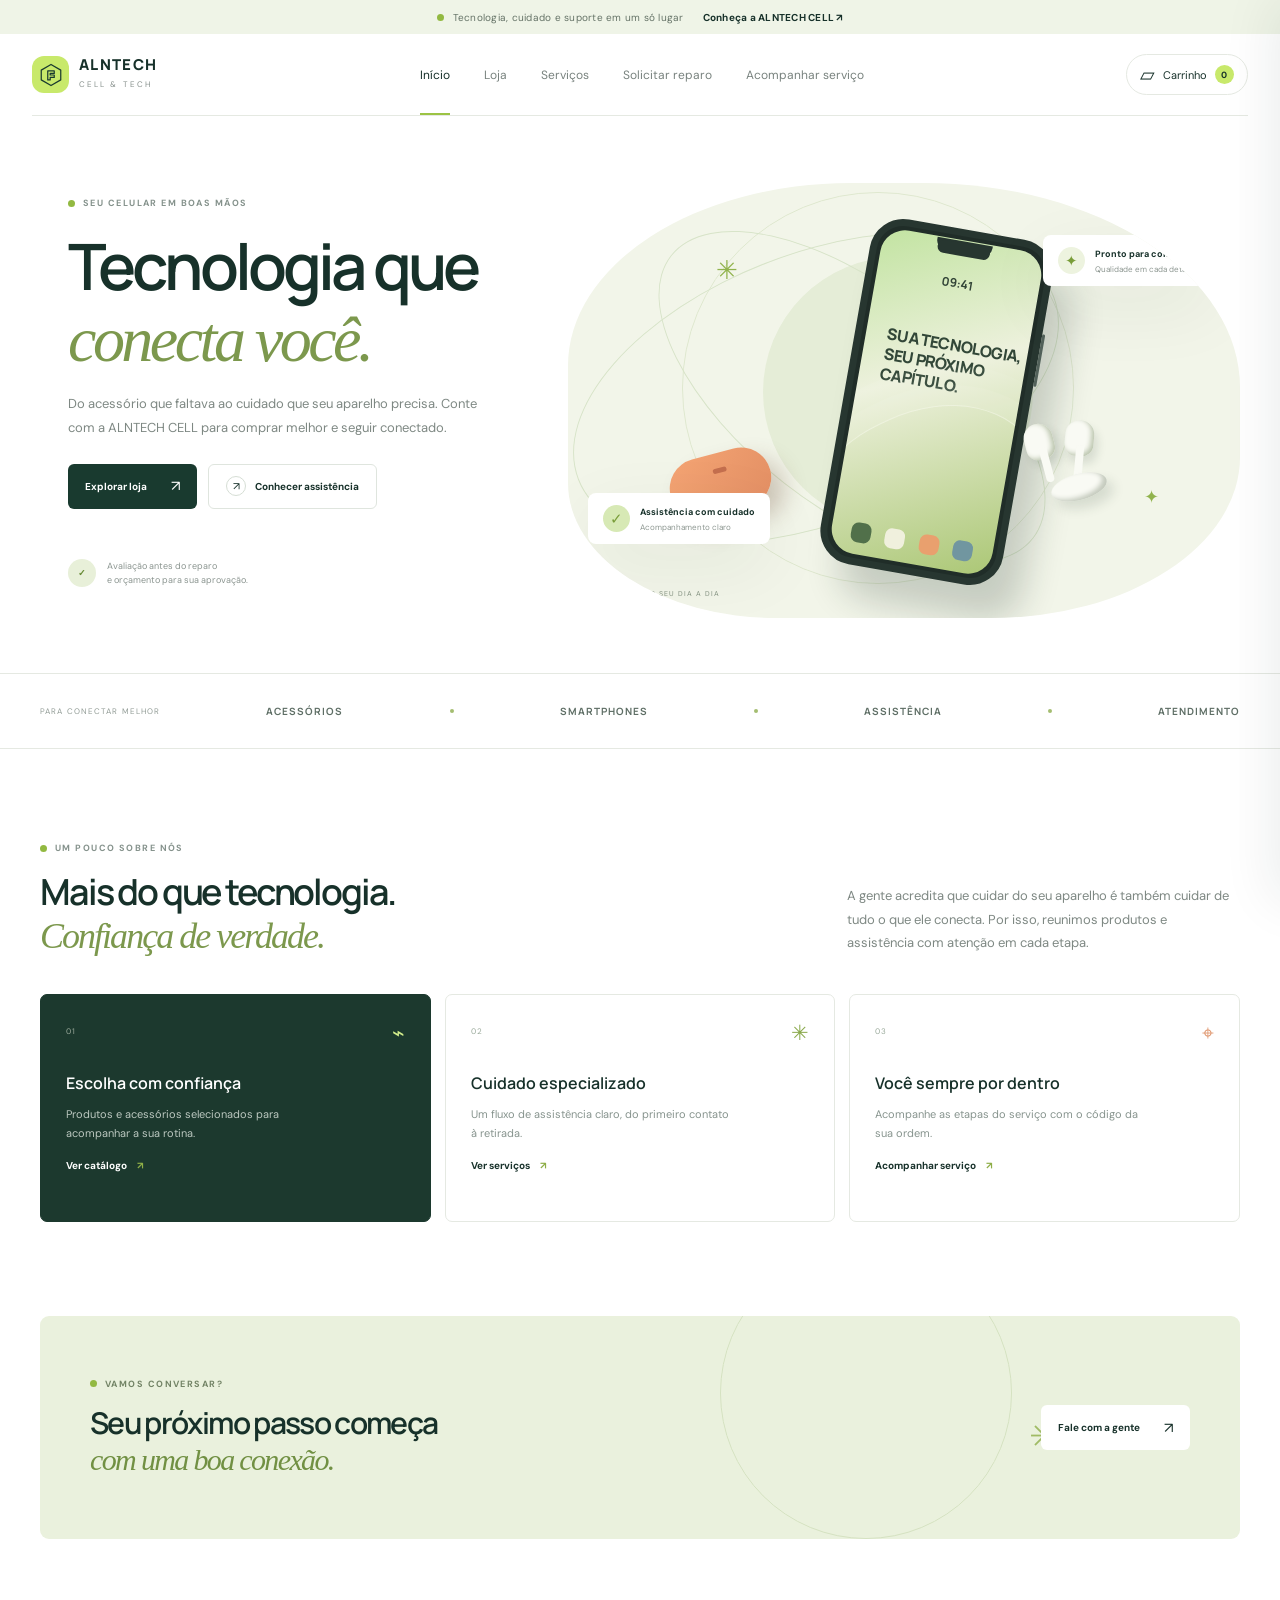
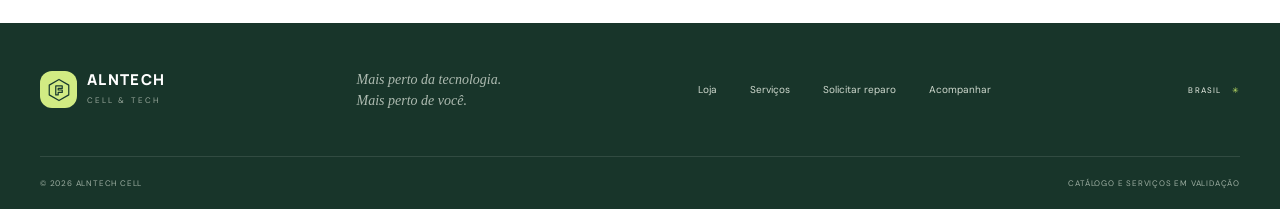
<file: index.html>
<!doctype html>
<html lang="pt-BR">
<head>
  <meta charset="utf-8">
  <meta name="viewport" content="width=device-width, initial-scale=1">
  <meta name="theme-color" content="#12251f">
  <meta property="og:type" content="website">
  <meta property="og:title" content="ALNTECH CELL — tecnologia e assistência">
  <meta property="og:description" content="Catálogo de tecnologia e informações sobre serviços de avaliação e reparo de smartphones.">
  <meta name="description" content="ALNTECH CELL: acessórios, aparelhos e assistência técnica para seu celular.">
  <title>ALNTECH CELL — tecnologia perto de você</title>
  <link rel="preconnect" href="https://fonts.googleapis.com">
  <link rel="preconnect" href="https://fonts.gstatic.com" crossorigin>
  <link rel="stylesheet" href="https://fonts.googleapis.com/css2?family=DM+Sans:wght@400;500;600;700&family=Manrope:wght@400;500;600;700;800&display=swap">
  <link rel="stylesheet" href="styles.css">
  <script src="app.js" defer></script>
</head>
<body>
  <a class="skip-link" href="#main-content">Pular para o conteúdo</a>
  <div class="announcement"><span class="announcement-dot"></span> Tecnologia, cuidado e suporte em um só lugar <span class="announcement-link">Conheça a ALNTECH CELL <span aria-hidden="true">↗</span></span></div>
  <header class="site-header">
    <a class="brand" href="#inicio" data-view-link="inicio" aria-label="ALNTECH CELL, início">
      <span class="brand-mark" aria-hidden="true"><svg viewBox="0 0 32 32"><path d="M16 3 28 10v12l-12 7L4 22V10L16 3Z"/><path d="M12 11h8v3h-5v2h5v3h-5v3h-3V11Z"/></svg></span>
      <span><strong>ALNTECH</strong><small>CELL & TECH</small></span>
    </a>
    <button class="menu-toggle" id="menu-toggle" aria-label="Abrir navegação" aria-expanded="false">☰</button>
    <nav class="main-nav" id="main-nav" aria-label="Navegação principal">
      <a href="#inicio" data-view-link="inicio" class="nav-link active">Início</a>
      <a href="#loja" data-view-link="loja" class="nav-link">Loja</a>
      <a href="#servicos" data-view-link="servicos" class="nav-link">Serviços</a>
      <a href="#assistencia" data-view-link="assistencia" class="nav-link">Solicitar reparo</a>
      <a href="#acompanhar" data-view-link="acompanhar" class="nav-link">Acompanhar serviço</a>
    </nav>
    <button class="cart-button" id="open-cart" aria-label="Abrir carrinho"><span class="cart-icon">▱</span><span>Carrinho</span><span class="cart-count" id="cart-count">0</span></button>
  </header>

  <main id="main-content">
    <section class="view active" id="view-inicio" aria-labelledby="hero-title">
      <div class="hero page-wrap">
        <div class="hero-copy">
          <div class="eyebrow"><span></span> SEU CELULAR EM BOAS MÃOS</div>
          <h1 id="hero-title">Tecnologia que<br><em>conecta você.</em></h1>
          <p>Do acessório que faltava ao cuidado que seu aparelho precisa. Conte com a ALNTECH CELL para comprar melhor e seguir conectado.</p>
          <div class="hero-actions"><button class="button button-dark" data-go="loja">Explorar loja <span>↗</span></button><button class="button button-outline" data-go="assistencia"><span class="play-icon">↗</span> Conhecer assistência</button></div>
          <div class="hero-proof"><span class="proof-check" aria-hidden="true">✓</span><span>Avaliação antes do reparo<br>e orçamento para sua aprovação.</span></div>
        </div>
        <div class="hero-art" aria-label="Ilustração de um smartphone com acessórios">
          <div class="hero-orbit orbit-one"></div><div class="hero-orbit orbit-two"></div>
          <div class="hero-note note-top"><span class="note-icon">✦</span><span><b>Pronto para conectar</b><small>Qualidade em cada detalhe</small></span></div>
          <div class="phone-scene"><div class="phone-shadow"></div><div class="phone"><div class="phone-side"></div><div class="phone-screen"><div class="screen-camera"></div><div class="screen-time">09:41</div><div class="screen-date">SUA TECNOLOGIA,<br>SEU PRÓXIMO CAPÍTULO.</div><div class="screen-wave"></div><div class="screen-apps"><i></i><i></i><i></i><i></i></div></div></div><div class="earbuds"><div></div><div></div><span></span></div><div class="case"></div><div class="sparkle sparkle-a">✳</div><div class="sparkle sparkle-b">✦</div></div>
          <div class="hero-note note-bottom"><span class="note-check">✓</span><span><b>Assistência com cuidado</b><small>Acompanhamento claro</small></span></div>
          <div class="art-caption">INOVAÇÃO NO SEU DIA A DIA <span>01 — 03</span></div>
        </div>
      </div>
      <div class="trust-strip"><div class="page-wrap trust-items"><span>PARA CONECTAR MELHOR</span><b>ACESSÓRIOS</b><i></i><b>SMARTPHONES</b><i></i><b>ASSISTÊNCIA</b><i></i><b>ATENDIMENTO</b></div></div>
      <section class="page-wrap intro-section"><div class="section-heading"><div><div class="eyebrow"><span></span> UM POUCO SOBRE NÓS</div><h2>Mais do que tecnologia.<br><em>Confiança de verdade.</em></h2></div><p>A gente acredita que cuidar do seu aparelho é também cuidar de tudo o que ele conecta. Por isso, reunimos produtos e assistência com atenção em cada etapa.</p></div><div class="feature-grid"><article class="feature-card feature-dark"><span class="feature-number">01</span><span class="feature-icon">⌁</span><h3>Escolha com confiança</h3><p>Produtos e acessórios selecionados para acompanhar a sua rotina.</p><button data-go="loja" class="text-link">Ver catálogo <span>↗</span></button></article><article class="feature-card"><span class="feature-number">02</span><span class="feature-icon icon-green">✳</span><h3>Cuidado especializado</h3><p>Um fluxo de assistência claro, do primeiro contato à retirada.</p><button data-go="servicos" class="text-link">Ver serviços <span>↗</span></button></article><article class="feature-card"><span class="feature-number">03</span><span class="feature-icon icon-orange">⌖</span><h3>Você sempre por dentro</h3><p>Acompanhe as etapas do serviço com o código da sua ordem.</p><button data-go="acompanhar" class="text-link">Acompanhar serviço <span>↗</span></button></article></div></section>
      <section class="closing-banner page-wrap"><div><div class="eyebrow eyebrow-light"><span></span> VAMOS CONVERSAR?</div><h2>Seu próximo passo começa<br><em>com uma boa conexão.</em></h2></div><button class="button button-light" data-go="assistencia">Fale com a gente <span>↗</span></button><div class="banner-spark">✳</div></section>
    </section>

    <section class="view page-wrap inner-view" id="view-loja" aria-labelledby="shop-title">
      <div class="page-kicker"><span>ALNTECH CELL</span><b>/</b> LOJA</div><div class="section-heading shop-heading"><div><div class="eyebrow"><span></span> ESCOLHIDOS PARA VOCÊ</div><h1 id="shop-title">Tecnologia para<br><em>acompanhar seu ritmo.</em></h1></div><p>Encontre o que combina com o seu dia a dia.<br>Produtos demonstrativos do catálogo inicial.</p></div>
      <div class="shop-toolbar"><div class="category-tabs" id="category-tabs" role="group" aria-label="Filtrar por categoria"><button class="category-tab active" data-category="Todos">Todos <span>06</span></button><button class="category-tab" data-category="Acessórios">Acessórios</button><button class="category-tab" data-category="Áudio">Áudio</button><button class="category-tab" data-category="Proteção">Proteção</button><button class="category-tab" data-category="Smartphones">Smartphones</button></div><label class="search-box"><span>⌕</span><input id="product-search" type="search" placeholder="Buscar produto" aria-label="Buscar produto"></label></div>
      <div class="product-grid" id="product-grid"></div>
      <div class="demo-note"><span>ⓘ</span> Catálogo demonstrativo: confirme preços, estoque e entrega com a ALNTECH CELL antes de comprar. O checkout real só será ativado após essa validação.</div>
    </section>

    <section class="view page-wrap inner-view" id="view-servicos" aria-labelledby="services-title">
      <div class="page-kicker"><span>ALNTECH CELL</span><b>/</b> SERVIÇOS</div>
      <div class="section-heading shop-heading"><div><div class="eyebrow"><span></span> DIAGNÓSTICO E REPARO</div><h1 id="services-title">Cuidado técnico<br><em>para continuar conectado.</em></h1></div><p>Descreva o aparelho e o problema. A equipe avalia disponibilidade, peças e orçamento antes de qualquer reparo.</p></div>
      <div class="service-catalog-grid">
        <article class="service-catalog-card service-catalog-featured"><span class="service-card-number">01 / AVALIAÇÃO</span><span class="service-card-icon">⌕</span><h2>Diagnóstico técnico</h2><p>Identificação inicial de falhas e orientação sobre os próximos passos do atendimento.</p><button class="text-link" data-go="assistencia">Solicitar avaliação <span>↗</span></button></article>
        <article class="service-catalog-card"><span class="service-card-number">02 / COMPONENTES</span><span class="service-card-icon">▱</span><h2>Tela e componentes</h2><p>Consulta de disponibilidade para troca de tela, conectores e outros componentes compatíveis.</p><button class="text-link" data-go="assistencia">Descrever problema <span>↗</span></button></article>
        <article class="service-catalog-card"><span class="service-card-number">03 / ENERGIA</span><span class="service-card-icon">ϟ</span><h2>Bateria e carregamento</h2><p>Avaliação de autonomia, porta de carga e acessórios relacionados à alimentação do aparelho.</p><button class="text-link" data-go="assistencia">Descrever problema <span>↗</span></button></article>
        <article class="service-catalog-card"><span class="service-card-number">04 / CONFIGURAÇÃO</span><span class="service-card-icon">⚙</span><h2>Configuração de software</h2><p>Ajuda com configuração e atualização oficial, conforme modelo e estado do dispositivo.</p><button class="text-link" data-go="assistencia">Solicitar orientação <span>↗</span></button></article>
      </div>
      <div class="demo-note"><span>ⓘ</span> Serviços, peças, prazos e valores dependem de avaliação e confirmação da ALNTECH CELL. Nenhum reparo é iniciado sem orçamento aprovado.</div>
      <section class="service-steps-panel"><div><div class="eyebrow"><span></span> UM FLUXO TRANSPARENTE</div><h2>Você aprova cada etapa.</h2></div><div class="service-steps"><div><b>01</b><span>Conte o que aconteceu</span></div><div><b>02</b><span>Receba a avaliação e o orçamento</span></div><div><b>03</b><span>Aprove antes do reparo</span></div></div><button class="button button-dark" data-go="assistencia">Iniciar solicitação <span>↗</span></button></section>
    </section>

    <section class="view page-wrap inner-view" id="view-assistencia" aria-labelledby="service-title">
      <div class="page-kicker"><span>ALNTECH CELL</span><b>/</b> ASSISTÊNCIA</div><div class="service-intro"><div><div class="eyebrow"><span></span> CUIDADO EM CADA ETAPA</div><h1 id="service-title">Vamos cuidar<br><em>do seu aparelho.</em></h1><p>Conte o que aconteceu. Vamos registrar sua solicitação para que você acompanhe o andamento por aqui.</p><div class="service-steps"><div><b>01</b><span>Conte o que aconteceu</span></div><div><b>02</b><span>Acompanhe a avaliação</span></div><div><b>03</b><span>Receba atualizações</span></div></div></div>
        <form class="service-form" id="service-form"><div class="form-top"><div><span class="form-label">SOLICITAÇÃO DE AVALIAÇÃO</span><h2>Conte o que seu aparelho precisa</h2></div><span class="form-spark">✳</span></div><label>Seu nome<input name="customer" required maxlength="70" placeholder="Como podemos chamar você?"></label><div class="form-row"><label>Telefone<input name="phone" required inputmode="tel" maxlength="22" placeholder="(00) 00000-0000"></label><label>Aparelho<input name="device" required maxlength="70" placeholder="Ex.: iPhone 13"></label></div><label>O que está acontecendo?<textarea name="issue" required maxlength="500" rows="4" placeholder="Descreva o problema com seu aparelho"></textarea></label><div class="form-foot"><span>Protótipo: os dados ficam apenas neste navegador e não são enviados à loja.</span><button class="button button-dark" type="submit">Criar solicitação <span>↗</span></button></div><div id="service-message" class="form-message" role="status" aria-live="polite"></div></form>
      </div>
      <div class="service-bottom"><div><div class="eyebrow"><span></span> ACOMPANHAMENTO SIMPLES</div><h2>Informação clara<br><em>do início ao fim.</em></h2></div><button class="button button-outline" data-go="acompanhar">Consultar uma ordem <span>↗</span></button></div>
    </section>

    <section class="view page-wrap inner-view" id="view-acompanhar" aria-labelledby="track-title">
      <div class="page-kicker"><span>ALNTECH CELL</span><b>/</b> ACOMPANHAMENTO</div><div class="tracking-layout"><div><div class="eyebrow"><span></span> ACOMPANHE NO SEU TEMPO</div><h1 id="track-title">Onde está<br><em>seu aparelho?</em></h1><p>Informe o código da ordem e o telefone usado na solicitação.</p><form id="track-form" class="track-form"><label>Código da ordem<input name="orderId" required placeholder="Ex.: AT-1042"></label><label>Telefone<input name="phone" required inputmode="tel" placeholder="(00) 00000-0000"></label><button class="button button-dark" type="submit">Consultar status <span>↗</span></button></form><div id="track-result" class="track-result" role="status" aria-live="polite"></div></div><aside class="track-side"><div class="track-side-mark">⌖</div><span>SEU ATENDIMENTO, COM MAIS CLAREZA</span><h2>Cada etapa<br>no seu radar.</h2><p>Use o código que aparece quando uma solicitação é criada neste protótipo.</p><div class="track-route"><i></i><span>Recebido</span><i></i><span>Avaliação</span><i></i><span>Pronto</span></div></aside></div>
      <section class="orders-section"><div class="section-heading"><div><div class="eyebrow"><span></span> HISTÓRICO DE DEMONSTRAÇÃO</div><h2>Solicitações recentes<br><em>neste dispositivo.</em></h2></div><span class="local-badge"><i></i> NÃO ENVIADAS À LOJA</span></div><div id="orders-list" class="orders-list"></div><p class="local-data-note">Este protótipo não cria ordens reais. Nome, telefone e detalhes informados ficam no armazenamento local do navegador usado e podem ser removidos ao limpar os dados do site.</p></section>
    </section>
  </main>

  <footer class="site-footer"><div class="page-wrap footer-top"><a class="brand brand-footer" href="#inicio" data-view-link="inicio"><span class="brand-mark"><svg viewBox="0 0 32 32"><path d="M16 3 28 10v12l-12 7L4 22V10L16 3Z"/><path d="M12 11h8v3h-5v2h5v3h-5v3h-3V11Z"/></svg></span><span><strong>ALNTECH</strong><small>CELL & TECH</small></span></a><p>Mais perto da tecnologia.<br>Mais perto de você.</p><div class="footer-nav"><button data-go="loja">Loja</button><button data-go="servicos">Serviços</button><button data-go="assistencia">Solicitar reparo</button><button data-go="acompanhar">Acompanhar</button></div><span class="footer-location">BRASIL <span>✳</span></span></div><div class="page-wrap footer-bottom"><span>© <span id="year"></span> ALNTECH CELL</span><span>CATÁLOGO E SERVIÇOS EM VALIDAÇÃO</span></div></footer>

  <div class="cart-backdrop" id="cart-backdrop"></div><aside class="cart-drawer" id="cart-drawer" aria-label="Carrinho de compras" aria-hidden="true"><div class="cart-head"><div><span class="form-label">SUA SELEÇÃO</span><h2>Carrinho</h2></div><button id="close-cart" class="icon-button" aria-label="Fechar carrinho">×</button></div><div id="cart-items" class="cart-items"></div><div class="cart-empty" id="cart-empty"><span>▱</span><h3>Seu carrinho está vazio</h3><p>Escolha algo especial para continuar conectado.</p><button class="text-link" data-go="loja">Explorar a loja ↗</button></div><div class="cart-footer" id="cart-footer"><div><span>Subtotal demonstrativo</span><b id="cart-total">R$ 0,00</b></div><button id="checkout-button" class="button button-dark">Finalizar pedido <span>↗</span></button><small>Pix e cartão pela InfinitePay após validação dos produtos, preços e condições.</small></div></aside>
  <div class="toast" id="toast" role="status" aria-live="polite"></div>
</body>
</html>
</file>
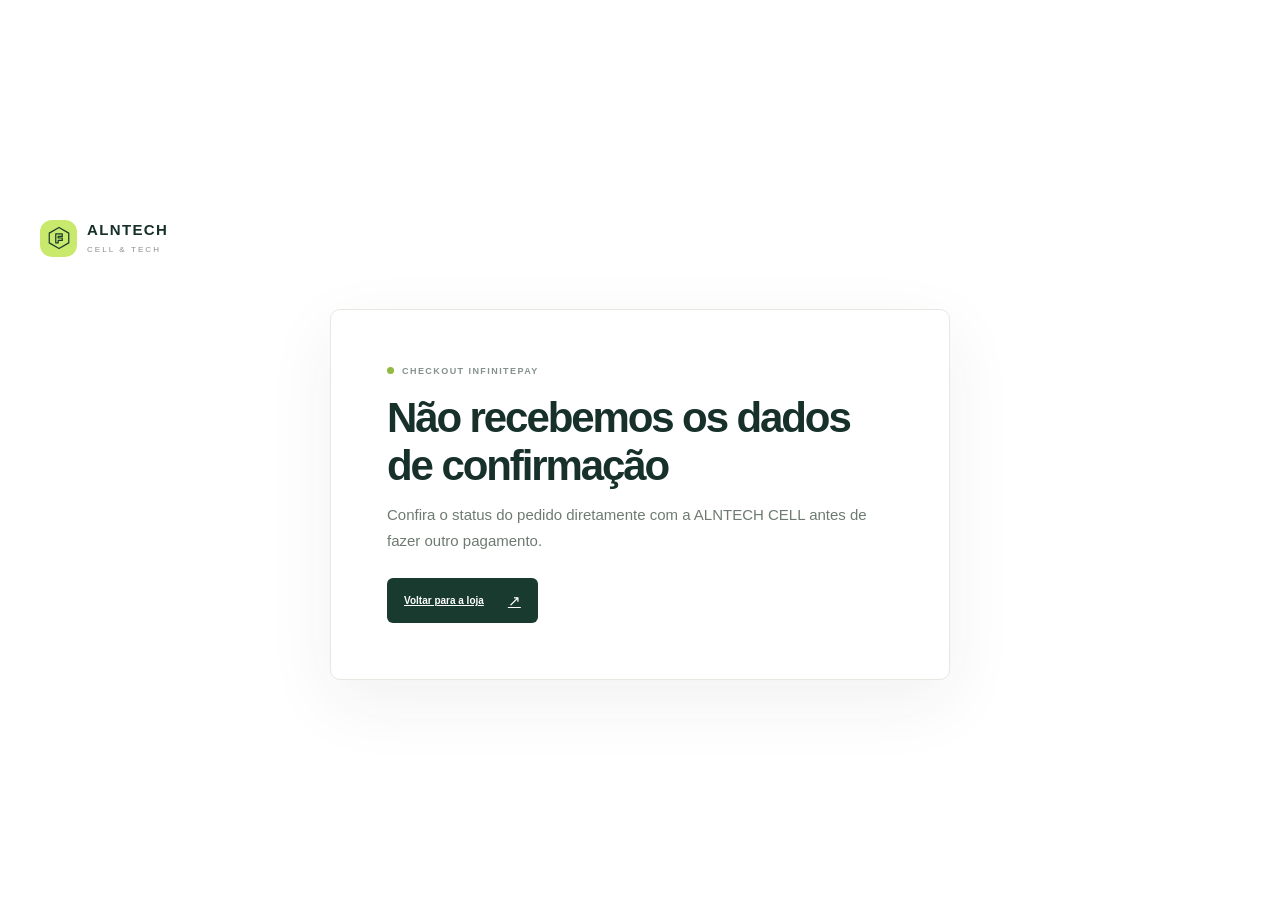
<file: pagamento.html>
<!doctype html>
<html lang="pt-BR">
<head>
  <meta charset="utf-8">
  <meta name="viewport" content="width=device-width, initial-scale=1">
  <meta name="theme-color" content="#12251f">
  <title>Confirmação de pagamento — ALNTECH CELL</title>
  <link rel="stylesheet" href="styles.css">
  <script src="pagamento.js" defer></script>
</head>
<body>
  <main class="page-wrap payment-return">
    <a class="brand" href="/" aria-label="ALNTECH CELL, início">
      <span class="brand-mark" aria-hidden="true"><svg viewBox="0 0 32 32"><path d="M16 3 28 10v12l-12 7L4 22V10L16 3Z"/><path d="M12 11h8v3h-5v2h5v3h-5v3h-3V11Z"/></svg></span>
      <span><strong>ALNTECH</strong><small>CELL & TECH</small></span>
    </a>
    <section class="payment-card" aria-live="polite">
      <div class="eyebrow"><span></span> CHECKOUT INFINITEPAY</div>
      <h1 id="payment-title">Conferindo pagamento…</h1>
      <p id="payment-message">Aguarde enquanto confirmamos o status diretamente com a InfinitePay.</p>
      <a class="button button-dark" href="/#loja">Voltar para a loja <span>↗</span></a>
    </section>
  </main>
</body>
</html>
</file>
<file: styles.css>
:root{--ink:#17312a;--muted:#74817c;--paper:#f7f8f5;--white:#fff;--green:#c8e96b;--green-dark:#193a2f;--line:#e5e9e2;--orange:#f0a87a;--serif:Georgia,'Times New Roman',serif;--sans:'DM Sans',Arial,sans-serif;--display:'Manrope','DM Sans',Arial,sans-serif;--shadow:0 22px 70px #1a332511}*{box-sizing:border-box}html{scroll-behavior:smooth}body{margin:0;background:#fff;color:var(--ink);font-family:var(--sans);font-size:15px;-webkit-font-smoothing:antialiased}button,input,textarea{font:inherit}button{cursor:pointer}.page-wrap{width:min(1200px,calc(100% - 64px));margin-inline:auto}.announcement{height:34px;padding:0 5.5%;display:flex;align-items:center;justify-content:center;gap:9px;background:#eff4e7;color:#657367;font-size:10px;letter-spacing:.025em}.announcement-dot,.eyebrow span{width:7px;height:7px;display:inline-block;border-radius:50%;background:#92b941}.announcement-link{margin-left:10px;color:var(--ink);font-weight:700}.site-header{height:82px;width:min(1320px,calc(100% - 64px));margin:auto;display:flex;align-items:center;justify-content:space-between;border-bottom:1px solid var(--line);position:relative;z-index:2}.brand{display:inline-flex;align-items:center;gap:10px;color:var(--ink);text-decoration:none}.brand-mark{width:37px;height:37px;border-radius:12px;background:var(--green);display:grid;place-items:center}.brand-mark svg{width:26px;height:26px;fill:none;stroke:var(--green-dark);stroke-width:1.5;stroke-linecap:round;stroke-linejoin:round}.brand strong{font:800 15px var(--display);letter-spacing:.09em;display:block;line-height:1.05}.brand small{font-size:8px;letter-spacing:.26em;color:#88918d}.main-nav{display:flex;gap:34px;height:100%;align-items:center}.nav-link{height:100%;display:flex;align-items:center;position:relative;text-decoration:none;color:#78827e;font-size:12px;transition:color .2s}.nav-link:hover,.nav-link.active{color:var(--ink)}.nav-link.active:after{content:'';height:2px;position:absolute;bottom:0;left:0;right:0;background:#9cc344}.cart-button{border:1px solid var(--line);background:white;border-radius:99px;padding:10px 13px;display:flex;align-items:center;gap:8px;color:var(--ink);font-size:11px}.cart-icon{font-size:19px;line-height:12px}.cart-count{background:var(--green);border-radius:50%;width:19px;height:19px;display:grid;place-items:center;font-size:9px;font-weight:700}.menu-toggle{display:none;background:transparent;border:0;font-size:22px;color:var(--ink)}.view{display:none}.view.active{display:block}.hero{min-height:550px;padding-top:67px;padding-bottom:55px;display:grid;grid-template-columns:.88fr 1.12fr;align-items:center}.hero-copy{padding:0 0 16px 28px}.eyebrow{display:flex;align-items:center;gap:8px;font-size:9px;font-weight:700;letter-spacing:.16em;color:#85928c}.hero h1,.section-heading h1,.service-intro h1,.tracking-layout h1{font:600 clamp(45px,5vw,66px)/1.1 var(--display);letter-spacing:-.06em;margin:22px 0 17px;color:var(--ink)}h1 em,h2 em{font-family:var(--serif);font-weight:400;letter-spacing:-.055em;color:#7c984d} .hero-copy>p,.section-heading>p,.service-intro>div>p,.tracking-layout>div>p{max-width:410px;color:#7e8883;line-height:1.8;font-size:13px}.hero-actions{display:flex;align-items:center;gap:11px;margin-top:25px}.button{border:0;border-radius:6px;min-height:45px;padding:0 17px;display:inline-flex;align-items:center;justify-content:center;gap:24px;font-size:10px;font-weight:700;transition:transform .18s,background .18s;white-space:nowrap}.button:hover{transform:translateY(-2px)}.button span{font-size:15px;font-weight:400}.button-dark{background:var(--green-dark);color:white}.button-dark:hover{background:#285342}.button-outline{border:1px solid #dfe5de;background:white;color:var(--ink);gap:9px}.play-icon{width:20px;height:20px;border:1px solid #d6ded5;border-radius:50%;display:grid;place-items:center;font-size:11px!important}.hero-proof{margin-top:50px;display:flex;align-items:center;color:#8b9590;font-size:9px;line-height:1.6}.avatar-stack{display:flex;margin-right:11px}.avatar-stack>*{margin-left:-6px;border:2px solid white;border-radius:50%;width:26px;height:26px;background:#d5e8a7;display:grid;place-items:center;color:#52633e;font-size:9px;font-weight:700}.avatar-stack>*:first-child{margin:0;background:#dce7e2}.avatar-stack>*:nth-child(2){background:#edcaad}.avatar-stack>*:nth-child(3){background:#bdcfad}.avatar-stack>b{background:#243f34;color:white}.proof-stars{margin-left:27px;color:#9fbd58;letter-spacing:2px;font-size:11px}.proof-stars small{display:block;letter-spacing:.12em;color:#8b9590;font-size:7px}.hero-art{height:435px;position:relative;border-radius:42% 47% 37% 31%;background:#f2f5e9;overflow:hidden}.hero-art:before{content:'';position:absolute;width:390px;height:390px;border:1px solid #dfe8cf;border-radius:50%;left:17%;top:2%}.hero-art:after{content:'';position:absolute;width:270px;height:270px;background:#e5edd7;border-radius:50%;left:29%;top:17%}.hero-orbit{position:absolute;border:1px solid #d8e4c9;border-radius:50%;z-index:1}.orbit-one{width:510px;height:270px;left:-1%;top:16%;transform:rotate(-21deg)}.orbit-two{width:460px;height:220px;left:8%;top:24%;transform:rotate(38deg)}.phone-scene{position:absolute;inset:0;z-index:2}.phone{position:absolute;left:41%;top:10%;width:185px;height:350px;border:7px solid #273630;border-radius:34px;background:#202d28;transform:rotate(10deg);box-shadow:25px 32px 35px #1a2b2533;z-index:3}.phone:before{content:'';position:absolute;top:7px;left:50%;transform:translateX(-50%);width:53px;height:13px;border-radius:20px;background:#273630;z-index:2}.phone-screen{position:absolute;inset:4px;border-radius:25px;overflow:hidden;background:linear-gradient(155deg,#c4e4a4 2%,#edf1dd 42%,#abc775 100%)}.screen-camera{position:absolute;width:56px;height:12px;left:50%;top:1px;transform:translateX(-50%);background:#273630;border-radius:0 0 10px 10px}.screen-time{font:700 12px var(--display);margin-top:35px;text-align:center;color:#324437}.screen-date{position:absolute;left:21px;top:95px;font:800 16px/1.25 var(--display);letter-spacing:-.04em;color:#324738}.screen-wave{position:absolute;width:250px;height:190px;border:1px solid #f7faef88;border-radius:48%;left:-37px;top:175px;transform:rotate(-35deg);box-shadow:0 0 0 20px #ffffff10,0 0 0 40px #ffffff0c}.screen-apps{position:absolute;bottom:12px;left:20px;right:20px;display:flex;justify-content:space-between}.screen-apps i{width:20px;height:20px;border-radius:7px;background:#51704a}.screen-apps i:nth-child(2){background:#f0f0dd}.screen-apps i:nth-child(3){background:#e9a06e}.screen-apps i:nth-child(4){background:#7196a0}.phone-side{position:absolute;right:-10px;top:83px;height:53px;width:3px;background:#52615a;border-radius:4px}.earbuds{position:absolute;width:78px;height:91px;left:68%;top:54%;z-index:4;transform:rotate(-15deg)}.earbuds div{position:absolute;top:0;left:6px;width:29px;height:36px;background:#f9faf4;border-radius:16px 16px 13px 13px;box-shadow:inset -3px -2px 5px #bcc6af,4px 7px 10px #243a2c22}.earbuds div:after{content:'';position:absolute;top:25px;left:12px;width:8px;height:35px;background:#f9faf4;border-radius:0 0 7px 7px}.earbuds div:nth-child(2){left:46px;top:7px;transform:rotate(20deg)}.earbuds span{position:absolute;left:19px;top:59px;width:57px;height:26px;border-radius:50%;background:#f9faf4;box-shadow:inset -4px -3px 5px #c4cabd,5px 9px 12px #243a2c22}.case{position:absolute;width:103px;height:60px;left:15%;top:62%;border-radius:30px;background:linear-gradient(135deg,#f5a574,#e28e63);transform:rotate(-15deg);box-shadow:10px 15px 22px #633b2840;z-index:2}.case:before{content:'';position:absolute;width:14px;height:5px;border-radius:10px;background:#c46f4e;top:15px;left:47px}.sparkle{position:absolute;color:#91b34d;z-index:4;font-size:26px}.sparkle-a{top:16%;left:22%}.sparkle-b{right:12%;bottom:25%;font-size:18px}.hero-note{position:absolute;z-index:5;background:white;box-shadow:var(--shadow);border-radius:8px;padding:12px 15px;display:flex;align-items:center;gap:10px}.hero-note b{display:block;font-size:9px}.hero-note small{display:block;margin-top:4px;font-size:8px;color:#8c9690}.note-icon,.note-check{width:27px;height:27px;display:grid;place-items:center;border-radius:50%;background:#edf3df;color:#799d39}.note-top{right:4%;top:12%}.note-bottom{left:3%;bottom:17%}.note-check{background:#d7e9b5}.art-caption{position:absolute;z-index:5;bottom:20px;left:29px;right:29px;display:flex;justify-content:space-between;color:#82907f;font-size:7px;letter-spacing:.14em}.trust-strip{border-block:1px solid var(--line)}.trust-items{display:flex;align-items:center;justify-content:space-between;min-height:74px;color:#5e6e65}.trust-items>span{font-size:8px;letter-spacing:.14em;color:#929c96}.trust-items>b{font:700 10px var(--display);letter-spacing:.1em}.trust-items>i{width:4px;height:4px;background:#a4bd71;border-radius:50%}.intro-section{padding-top:93px;padding-bottom:94px}.section-heading{display:flex;align-items:end;justify-content:space-between;gap:24px}.section-heading h2,.service-bottom h2{font:600 36px/1.2 var(--display);letter-spacing:-.06em;margin:16px 0 0}.section-heading>p{max-width:385px;margin:0 8px 4px}.feature-grid{margin-top:36px;display:grid;grid-template-columns:repeat(3,1fr);gap:14px}.feature-card{min-height:228px;padding:24px 25px;border:1px solid var(--line);border-radius:7px;position:relative}.feature-dark{background:#1c392e;color:white;border-color:#1c392e}.feature-number{font-size:8px;letter-spacing:.12em;color:#9aaa9b}.feature-icon{float:right;font-size:21px;color:#d2ed8c}.icon-green{color:#8aa94c}.icon-orange{color:#df946b}.feature-card h3{font:600 16px var(--display);margin:33px 0 8px}.feature-card p{font-size:11px;line-height:1.7;color:#87948e;max-width:265px}.feature-dark p{color:#bcc8c0}.text-link{padding:0;border:0;background:transparent;color:var(--ink);font-size:10px;font-weight:700}.text-link span{margin-left:8px;color:#8eae47}.feature-dark .text-link{color:white}.closing-banner{min-height:223px;margin-bottom:84px;padding:42px 50px;position:relative;overflow:hidden;border-radius:9px;background:#eaf1dd;display:flex;align-items:center;justify-content:space-between}.closing-banner:after{content:'';position:absolute;width:290px;height:290px;border:1px solid #d5e2c1;border-radius:50%;right:19%;top:-31%}.closing-banner h2{font:600 30px/1.2 var(--display);letter-spacing:-.055em;margin:15px 0 0}.closing-banner h2 em{color:#719043}.eyebrow-light{color:#728365}.button-light{background:#fff;color:var(--ink);z-index:1}.banner-spark{position:absolute;right:15%;top:43%;color:#a0bb65;font-size:37px}.site-footer{background:#18352a;color:#edf2e9}.footer-top{min-height:134px;display:flex;align-items:center;justify-content:space-between;border-bottom:1px solid #ffffff1c}.brand-footer{color:white}.brand-footer .brand-mark{background:#d1eb83}.brand-footer small{color:#98a79b}.footer-top>p{color:#aebbb1;font:italic 14px/1.5 var(--serif)}.footer-nav{display:flex;gap:21px}.footer-nav button{background:transparent;border:0;color:#d0dacf;font-size:10px}.footer-location{font-size:8px;letter-spacing:.15em}.footer-location span{color:#c8e96b;margin-left:7px}.footer-bottom{height:52px;display:flex;align-items:center;justify-content:space-between;color:#9daea2;font-size:8px;letter-spacing:.1em}.inner-view{padding-top:35px;padding-bottom:90px}.page-kicker{display:flex;gap:10px;align-items:center;color:#87948e;font-size:8px;letter-spacing:.15em}.page-kicker span{color:#4f6b58}.page-kicker b{color:#c0c9c1}.shop-heading{margin:41px 0 35px}.shop-heading h1{font-size:50px;margin:15px 0 0}.shop-heading>p{font-size:11px;line-height:1.8;margin-bottom:5px}.shop-toolbar{min-height:55px;border-block:1px solid var(--line);display:flex;align-items:center;justify-content:space-between}.category-tabs{display:flex;gap:8px}.category-tab{border:0;background:none;color:#87928b;font-size:10px;padding:11px 13px;border-radius:4px}.category-tab.active{background:#edf3e4;color:#3c5830;font-weight:700}.category-tab span{margin-left:6px;color:#889875}.search-box{border:1px solid var(--line);border-radius:4px;display:flex;align-items:center;gap:8px;padding:7px 10px;color:#929b96}.search-box input{border:0;outline:0;width:147px;font-size:10px;color:var(--ink)}.product-grid{padding-top:23px;display:grid;grid-template-columns:repeat(3,1fr);gap:17px}.product-card{border:1px solid var(--line);border-radius:7px;overflow:hidden;background:white}.product-visual{height:205px;position:relative;display:grid;place-items:center;overflow:hidden;background:#f1f4eb}.product-visual:before,.product-visual:after{content:'';position:absolute;width:185px;height:185px;border-radius:50%;border:1px solid #dfe7d6}.product-visual:after{width:140px;height:140px}.product-badge{position:absolute;z-index:2;left:13px;top:13px;background:white;padding:6px 8px;border-radius:3px;font-size:7px;letter-spacing:.1em;color:#63715f}.product-art{position:relative;z-index:1;filter:drop-shadow(0 14px 14px #1d342c25);transition:transform .3s}.product-card:hover .product-art{transform:translateY(-5px) rotate(-3deg)}.art-phone{width:72px;height:140px;background:linear-gradient(145deg,#293b34,#516458);border:4px solid #22352d;border-radius:17px;transform:rotate(12deg)}.art-phone:before{content:'';position:absolute;inset:5px;border-radius:12px;background:linear-gradient(145deg,#c9e78c,#e8e9ce 52%,#73935e)}.art-phone:after{content:'';position:absolute;width:21px;height:6px;top:5px;left:50%;transform:translateX(-50%);border-radius:0 0 5px 5px;background:#24372f}.art-headphones{width:104px;height:83px;border:13px solid #d7976f;border-bottom-color:transparent;border-radius:60px 60px 20px 20px;transform:rotate(-8deg)}.art-headphones:before,.art-headphones:after{content:'';position:absolute;bottom:-7px;width:26px;height:40px;border-radius:12px;background:#e8ad84;box-shadow:inset -4px -3px 5px #bc805e}.art-headphones:before{left:-14px}.art-headphones:after{right:-14px}.art-charger{width:83px;height:77px;border-radius:20px;background:linear-gradient(145deg,#fff,#e2e8dc);border:1px solid #d3dcd0;transform:rotate(11deg)}.art-charger:before{content:'';position:absolute;top:-15px;left:28px;width:8px;height:18px;background:#a6b0a5;border-radius:3px 3px 0 0;box-shadow:21px 0 #a6b0a5}.art-charger:after{content:'';position:absolute;inset:11px;border:1px solid #d6ded3;border-radius:13px}.art-case{width:88px;height:143px;border-radius:19px;background:linear-gradient(145deg,#efaa7d,#dc8159);border:5px solid #fff;transform:rotate(-11deg)}.art-case:before{content:'';position:absolute;top:8px;left:8px;width:29px;height:24px;border-radius:12px;background:#d88560;box-shadow:0 0 0 3px #f2bb99}.art-cable{width:100px;height:100px;border-radius:50%;border:9px solid #8da979;box-shadow:inset 0 0 0 5px #f2f5eb;transform:rotate(14deg)}.art-cable:before{content:'';position:absolute;width:34px;height:27px;right:-9px;top:-12px;border-radius:4px;background:#e7ede0;border:2px solid #8da979;transform:rotate(30deg)}.art-watch{width:69px;height:78px;border-radius:18px;background:#29433a;box-shadow:0 -34px 0 -9px #3a6250,0 34px 0 -9px #3a6250;transform:rotate(8deg)}.art-watch:before{content:'';position:absolute;inset:8px;border:3px solid #d1eb83;border-radius:12px}.product-info{padding:15px}.product-meta{display:flex;justify-content:space-between;color:#929b96;font-size:8px;letter-spacing:.08em;text-transform:uppercase}.product-name{font:600 14px var(--display);margin:9px 0 5px}.product-description{font-size:9px;color:#89928d;margin:0 0 14px}.product-bottom{display:flex;align-items:center;justify-content:space-between}.product-price{font:700 14px var(--display)}.add-button{width:30px;height:30px;border:1px solid #dce4d8;background:white;border-radius:50%;font-size:17px;color:#4e6d37}.add-button:hover{background:var(--green);border-color:var(--green)}.demo-note{margin-top:24px;background:#f5f7f1;padding:13px;border-radius:5px;color:#79857d;font-size:9px}.demo-note span{color:#769643;margin-right:7px}.service-intro{display:grid;grid-template-columns:.85fr 1.15fr;gap:95px;padding-top:66px;align-items:start}.service-intro h1{font-size:55px;margin-top:16px}.service-intro>div>p{max-width:350px}.service-steps{display:grid;gap:14px;margin-top:35px}.service-steps div{display:flex;align-items:center;gap:13px;color:#7b8780;font-size:10px}.service-steps b{font:600 9px var(--display);color:#8aa74e}.service-form{padding:28px 30px;border:1px solid var(--line);border-radius:8px;box-shadow:0 17px 45px #18352a0a}.form-top{display:flex;align-items:start;justify-content:space-between;padding-bottom:17px;border-bottom:1px solid var(--line);margin-bottom:17px}.form-label{font-size:8px;letter-spacing:.14em;color:#929d95;font-weight:700}.form-top h2{font:600 17px var(--display);margin:8px 0 0}.form-spark{font-size:22px;color:#9bbb58}.service-form label,.track-form label{display:grid;gap:7px;color:#64726b;font-size:9px;margin-bottom:14px}.service-form input,.service-form textarea,.track-form input{border:1px solid #e4e9e2;border-radius:4px;padding:11px 12px;outline:none;color:var(--ink);font-size:10px;resize:vertical;background:#fff}.service-form input:focus,.service-form textarea:focus,.track-form input:focus{border-color:#98b95b;box-shadow:0 0 0 3px #b8d47b22}.service-form input::placeholder,.service-form textarea::placeholder,.track-form input::placeholder{color:#b0b8b2}.form-row{display:grid;grid-template-columns:1fr 1fr;gap:12px}.form-foot{display:flex;align-items:center;justify-content:space-between;margin-top:5px}.form-foot>span{color:#9aa39d;font-size:8px;line-height:1.5}.form-foot .button{min-height:40px}.form-message{min-height:0;font-size:10px;color:#526f35}.form-message:not(:empty){padding-top:12px}.service-bottom{margin-top:83px;padding-top:29px;border-top:1px solid var(--line);display:flex;align-items:center;justify-content:space-between}.service-bottom h2{font-size:28px}.service-bottom .button{margin-top:20px}.tracking-layout{padding-top:61px;display:grid;grid-template-columns:1fr .75fr;gap:110px;align-items:center}.tracking-layout h1{font-size:55px;margin:16px 0}.tracking-layout>div>p{font-size:11px}.track-form{margin-top:25px;max-width:380px}.track-form label{margin-bottom:13px}.track-form .button{width:100%;margin-top:3px}.track-result{margin-top:16px;font-size:10px;line-height:1.6}.track-card{padding:14px;border:1px solid #dae5ce;border-radius:6px;background:#f7faef}.track-card b{font:700 11px var(--display)}.track-card span{display:block;color:#7b887c;margin-top:5px}.track-side{min-height:337px;padding:30px 32px;background:#1a392d;border-radius:8px;color:white;position:relative;overflow:hidden}.track-side:after{content:'';position:absolute;width:250px;height:250px;border:1px solid #ffffff19;border-radius:50%;right:-58px;top:31px;box-shadow:0 0 0 27px #ffffff08,0 0 0 54px #ffffff05}.track-side-mark{width:37px;height:37px;border-radius:50%;display:grid;place-items:center;background:#d6ee9b;color:#1d392e;font-size:21px;margin-bottom:39px}.track-side>span{font-size:7px;letter-spacing:.15em;color:#b8c8b4}.track-side h2{font:600 29px/1.2 var(--display);letter-spacing:-.05em;margin:11px 0}.track-side p{max-width:260px;color:#afbeb3;font-size:9px;line-height:1.7}.track-route{position:relative;z-index:1;display:flex;align-items:center;gap:8px;margin-top:27px;font-size:8px;color:#c9d5cd}.track-route i{width:7px;height:7px;border-radius:50%;background:#cce887}.track-route i:not(:first-child){margin-left:9px}.orders-section{margin-top:91px;padding-top:31px;border-top:1px solid var(--line)}.orders-section .section-heading h2{font-size:29px}.local-badge{font-size:7px;letter-spacing:.1em;color:#8a968e;display:flex;align-items:center;gap:7px}.local-badge i{width:6px;height:6px;border-radius:50%;background:#a7c866}.orders-list{display:grid;gap:8px;margin-top:24px}.order-row{padding:15px 17px;border:1px solid var(--line);border-radius:5px;display:grid;grid-template-columns:1fr 1fr auto;align-items:center;gap:10px}.order-row strong{font:600 11px var(--display)}.order-row small{display:block;color:#929d95;font-size:8px;margin-top:5px}.status-pill{justify-self:end;padding:7px 10px;border-radius:20px;background:#f1f4e9;color:#6e8542;font-size:8px}.orders-empty{padding:25px;text-align:center;background:#f8f9f6;color:#8d9891;font-size:10px;border-radius:5px}.site-footer{margin-top:10px}.cart-backdrop{position:fixed;inset:0;background:#12251f66;opacity:0;pointer-events:none;transition:opacity .25s;z-index:10}.cart-backdrop.open{opacity:1;pointer-events:auto}.cart-drawer{position:fixed;z-index:11;right:0;top:0;height:100dvh;width:min(390px,100%);background:white;transform:translateX(102%);transition:transform .3s ease;padding:26px 25px;display:flex;flex-direction:column;box-shadow:-15px 0 50px #12251f15}.cart-drawer.open{transform:none}.cart-head{display:flex;justify-content:space-between;align-items:center;border-bottom:1px solid var(--line);padding-bottom:17px}.cart-head h2{font:600 22px var(--display);margin:6px 0 0}.icon-button{border:1px solid var(--line);background:white;border-radius:50%;width:31px;height:31px;font-size:20px;color:#66756d}.cart-items{overflow:auto}.cart-item{display:grid;grid-template-columns:1fr auto;gap:7px;padding:14px 0;border-bottom:1px solid var(--line)}.cart-item b{font-size:10px}.cart-item small{color:#87938b;font-size:8px}.cart-item-actions{display:flex;align-items:center;gap:7px}.cart-item-actions button{width:22px;height:22px;border:1px solid var(--line);background:white;border-radius:50%;font-size:12px}.cart-item-actions span{font-size:9px}.cart-empty{margin:auto 0;text-align:center;color:#89958e}.cart-empty>span{font-size:34px;color:#adc76c}.cart-empty h3{font:600 15px var(--display);color:var(--ink)}.cart-empty p{font-size:10px}.cart-footer{margin-top:auto;border-top:1px solid var(--line);padding-top:16px}.cart-footer>div{display:flex;justify-content:space-between;font-size:10px;margin-bottom:14px}.cart-footer .button{width:100%}.cart-footer small{display:block;text-align:center;margin-top:9px;color:#9aa39d;font-size:8px}.toast{position:fixed;z-index:20;bottom:23px;left:50%;transform:translate(-50%,15px);background:#1c392e;color:white;padding:11px 17px;border-radius:5px;font-size:10px;opacity:0;pointer-events:none;transition:.2s}.toast.show{opacity:1;transform:translate(-50%,0)}
@media(max-width:900px){.main-nav{gap:16px}.nav-link{font-size:10px}.hero{grid-template-columns:1fr .95fr;padding-top:45px}.hero-copy{padding-left:0}.hero-art{height:390px}.phone{left:37%;transform:scale(.9) rotate(10deg);transform-origin:top left}.trust-items{gap:12px}.trust-items>b{font-size:8px}.service-intro{gap:35px}.tracking-layout{gap:45px}.product-visual{height:175px}}
@media(max-width:650px){.page-wrap{width:calc(100% - 36px)}.announcement{font-size:8px;height:31px}.announcement-link{display:none}.site-header{width:calc(100% - 36px);height:68px}.menu-toggle{display:block;order:3}.main-nav{display:none;position:absolute;top:67px;left:-18px;right:-18px;padding:11px 18px 17px;background:white;border-bottom:1px solid var(--line);height:auto;align-items:stretch;flex-direction:column;gap:0;box-shadow:0 18px 25px #17312a0b}.main-nav.open{display:flex}.nav-link{height:39px;border-bottom:1px solid #f0f1ed;font-size:11px}.nav-link.active:after{display:none}.cart-button{margin-left:auto;margin-right:14px;padding:7px 10px}.cart-button>span:nth-child(2){display:none}.brand-mark{width:33px;height:33px}.brand strong{font-size:13px}.hero{padding-top:50px;display:flex;flex-direction:column;align-items:stretch;gap:33px}.hero-copy{padding:0}.hero h1{font-size:48px;margin-top:17px}.hero-copy>p{font-size:12px}.hero-actions{gap:8px}.button{padding-inline:13px;font-size:9px;gap:11px}.hero-proof{margin-top:28px}.hero-art{height:340px;border-radius:34px}.phone{left:38%;top:8%;transform:scale(.78) rotate(10deg);transform-origin:top left}.hero-art:before{width:320px;height:320px;left:9%;top:2%}.hero-art:after{width:225px;height:225px;left:22%;top:16%}.orbit-one{width:380px;height:230px;left:-3%}.orbit-two{width:340px;height:170px;left:7%}.note-top{right:3%;top:9%}.note-bottom{left:3%;bottom:17%}.case{left:10%;top:62%;transform:scale(.8) rotate(-15deg)}.earbuds{left:68%;transform:scale(.8) rotate(-15deg)}.trust-items{min-height:66px;flex-wrap:wrap;justify-content:center;gap:7px 13px}.trust-items>span{width:100%;text-align:center;font-size:7px}.trust-items>b{font-size:7px}.trust-items>i{width:3px;height:3px}.intro-section{padding-block:64px}.section-heading{display:block}.section-heading h2,.service-bottom h2{font-size:29px}.section-heading>p{font-size:10px;margin-top:14px}.feature-grid{grid-template-columns:1fr;gap:9px;margin-top:23px}.feature-card{min-height:183px;padding:20px}.feature-card h3{margin-top:24px}.feature-card p{font-size:10px}.closing-banner{width:calc(100% - 36px);min-height:210px;padding:27px 23px;display:block;margin-bottom:55px}.closing-banner h2{font-size:23px}.closing-banner .button{margin-top:21px}.banner-spark{right:10%;top:12%;font-size:23px}.footer-top{padding-block:24px;min-height:unset;display:grid;grid-template-columns:1fr 1fr;gap:22px}.footer-top>p{font-size:11px;text-align:right}.footer-nav{grid-column:1/3;justify-content:space-between;gap:8px}.footer-location{display:none}.footer-bottom{height:47px;font-size:6px}.inner-view{padding-top:28px;padding-bottom:63px}.shop-heading{margin:33px 0 22px}.shop-heading h1{font-size:38px}.shop-heading>p{margin-top:11px}.shop-toolbar{align-items:stretch;flex-direction:column;padding:9px 0;gap:8px}.category-tabs{overflow:auto}.category-tab{white-space:nowrap;padding:9px 10px;font-size:9px}.search-box{height:36px}.search-box input{width:100%}.product-grid{grid-template-columns:1fr 1fr;gap:9px;padding-top:13px}.product-visual{height:145px}.product-info{padding:11px}.product-name{font-size:11px}.product-description{font-size:8px;min-height:24px}.product-price{font-size:11px}.product-badge{left:8px;top:8px;font-size:6px}.art-phone{transform:scale(.8) rotate(12deg)}.art-case{transform:scale(.8) rotate(-11deg)}.demo-note{font-size:8px;line-height:1.5}.service-intro{grid-template-columns:1fr;gap:26px;padding-top:39px}.service-intro h1{font-size:45px}.service-intro>div>p{font-size:10px}.service-steps{margin-top:20px}.service-form{padding:20px 17px}.form-top h2{font-size:15px}.form-row{gap:8px}.form-row label{min-width:0}.service-form input{min-width:0}.form-foot{align-items:start;gap:10px}.form-foot>span{font-size:7px}.form-foot .button{font-size:8px;padding-inline:10px}.service-bottom{margin-top:55px;padding-top:23px;display:block}.service-bottom h2{font-size:25px}.service-bottom .button{margin-top:19px}.tracking-layout{grid-template-columns:1fr;gap:35px;padding-top:39px}.tracking-layout h1{font-size:44px}.tracking-layout>div>p{font-size:10px}.track-side{min-height:290px;padding:24px}.track-side-mark{margin-bottom:28px}.orders-section{margin-top:63px;padding-top:25px}.orders-section .section-heading h2{font-size:25px}.local-badge{margin-top:14px}.order-row{grid-template-columns:1fr auto}.order-row>div:nth-child(2){grid-column:1}.order-row .status-pill{grid-column:2;grid-row:1}.track-route{gap:6px}.track-route i:not(:first-child){margin-left:3px}}
@media(prefers-reduced-motion:reduce){*,*:before,*:after{scroll-behavior:auto!important;transition:none!important}}


.payment-return{min-height:100vh;display:flex;flex-direction:column;justify-content:center;gap:52px;padding-block:40px}.payment-card{width:min(100%,620px);margin:0 auto;padding:clamp(26px,6vw,56px);border:1px solid var(--line);border-radius:10px;background:#fff;box-shadow:var(--shadow)}.payment-card h1{font:600 clamp(28px,5vw,42px)/1.15 var(--display);letter-spacing:-.05em;margin:18px 0 12px}.payment-card p{color:#6d7b72;line-height:1.7;margin:0 0 25px}.payment-card .button{display:inline-flex}

/* Service directory and local-data disclosures */
.service-catalog-grid{display:grid;grid-template-columns:repeat(2,minmax(0,1fr));gap:14px;margin-top:30px}
.service-catalog-card{min-height:230px;padding:25px 27px;border:1px solid var(--line);border-radius:8px;background:#fbfcf9;position:relative;overflow:hidden}
.service-catalog-card:after{content:'';position:absolute;width:150px;height:150px;border:1px solid #e8eddf;border-radius:50%;right:-62px;bottom:-79px;box-shadow:0 0 0 18px #f5f7f0,0 0 0 38px #f9faf6}
.service-catalog-featured{background:#1a392d;color:#fff;border-color:#1a392d}
.service-catalog-featured:after{border-color:#ffffff16;box-shadow:0 0 0 18px #ffffff08,0 0 0 38px #ffffff05}
.service-card-number{font-size:8px;letter-spacing:.14em;color:#87948e}
.service-catalog-featured .service-card-number{color:#bdcbbf}
.service-card-icon{position:absolute;right:26px;top:21px;font-size:27px;color:#96b55b}
.service-catalog-card h2{position:relative;z-index:1;margin:27px 0 9px;font:650 19px var(--display);letter-spacing:-.035em}
.service-catalog-card p{position:relative;z-index:1;max-width:400px;min-height:43px;margin:0 0 18px;color:#7c8981;font-size:11px;line-height:1.7}
.service-catalog-featured p{color:#c3cec5}
.service-catalog-card .text-link{position:relative;z-index:1}
.service-catalog-featured .text-link{color:white}
.service-steps-panel{margin-top:58px;padding:30px 32px;border:1px solid var(--line);border-radius:8px;display:flex;align-items:center;justify-content:space-between;gap:24px;background:#f9faf7}
.service-steps-panel h2{font:650 22px var(--display);letter-spacing:-.04em;margin:13px 0 0}
.service-steps-panel .service-steps{margin:0;gap:17px}
.service-steps-panel .service-steps div{font-size:9px}
.local-data-note{margin:13px 0 0;color:#8b968f;font-size:9px;line-height:1.65}
@media(max-width:760px){.service-steps-panel{align-items:flex-start;flex-direction:column;padding:24px}.service-steps-panel .service-steps{gap:10px}.service-steps-panel>.button{width:100%}}
@media(max-width:650px){.service-catalog-grid{grid-template-columns:1fr;gap:9px;margin-top:21px}.service-catalog-card{min-height:198px;padding:21px}.service-catalog-card h2{font-size:17px;margin-top:24px}.service-catalog-card p{font-size:10px}.service-steps-panel{margin-top:37px}.local-data-note{font-size:8px}}

.skip-link{position:fixed;z-index:50;top:10px;left:10px;transform:translateY(-150%);padding:11px 15px;border-radius:5px;background:#17312a;color:white;font-size:12px}
.skip-link:focus{transform:none}
.proof-check{width:28px;height:28px;flex:0 0 28px;display:grid;place-items:center;margin-right:11px;border-radius:50%;background:#e8f0d9;color:#668a34;font-weight:800}
</file>
